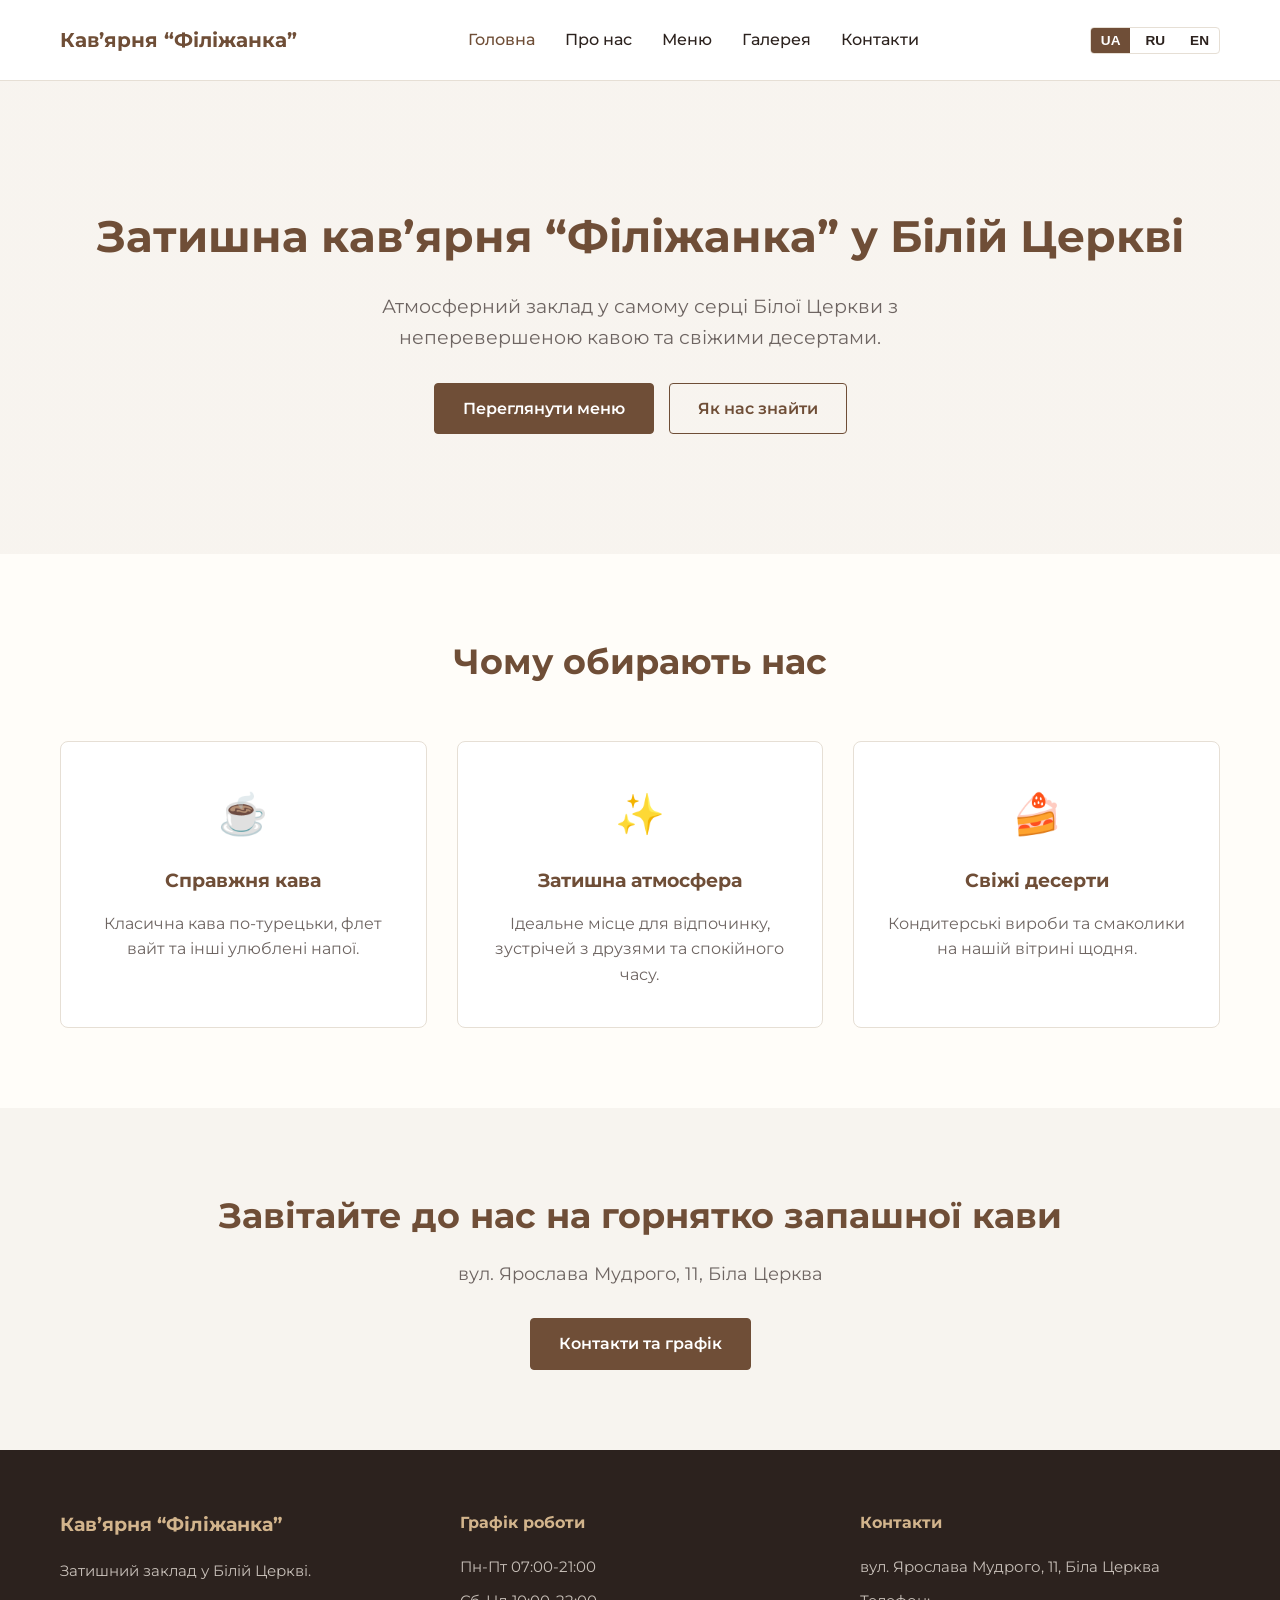
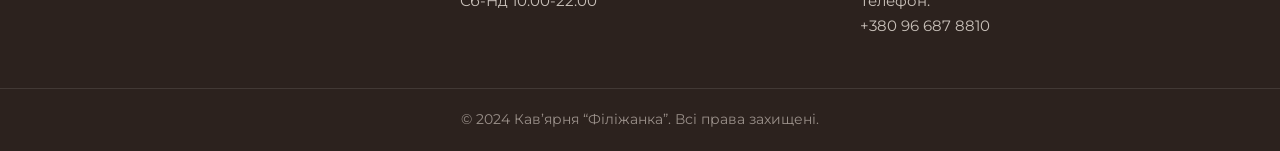
<file: index.html>
<!DOCTYPE html>
<html lang="uk">
<head>
    <meta charset="UTF-8">
    <meta name="viewport" content="width=device-width, initial-scale=1.0">
    <title>Кав’ярня “Філіжанка” у Білій Церкві</title>
    <link rel="preconnect" href="https://fonts.googleapis.com">
    <link rel="preconnect" href="https://fonts.gstatic.com" crossorigin>
    <link href="https://fonts.googleapis.com/css2?family=Montserrat:wght@400;500;600;700&display=swap" rel="stylesheet">
    <link rel="stylesheet" href="assets/style.css">
</head>
<body>
    <header class="header">
        <div class="container nav-container">
            <a href="index.html" class="logo" data-i18n="brand_name">Кав’ярня “Філіжанка”</a>
            <nav class="nav-menu" id="navMenu">
                <a href="index.html" class="nav-link active" data-i18n="nav_home">Головна</a>
                <a href="about.html" class="nav-link" data-i18n="nav_about">Про нас</a>
                <a href="services.html" class="nav-link" data-i18n="nav_services">Меню</a>
                <a href="gallery.html" class="nav-link" data-i18n="nav_gallery">Галерея</a>
                <a href="contacts.html" class="nav-link" data-i18n="nav_contacts">Контакти</a>
            </nav>
            <div class="header-actions">
                <div class="lang-switcher">
                    <button class="lang-btn active" data-lang="uk">UA</button>
                    <button class="lang-btn" data-lang="ru">RU</button>
                    <button class="lang-btn" data-lang="en">EN</button>
                </div>
                <button class="burger-btn" id="burgerBtn" aria-label="Menu">
                    <span></span>
                    <span></span>
                    <span></span>
                </button>
            </div>
        </div>
    </header>

    <main>
        <section class="hero">
            <div class="container hero-content">
                <h1 data-i18n="hero_title">Затишна кав’ярня “Філіжанка” у Білій Церкві</h1>
                <p data-i18n="hero_subtitle">Атмосферний заклад у самому серці Білої Церкви з неперевершеною кавою та свіжими десертами.</p>
                <div class="hero-buttons">
                    <a href="services.html" class="btn btn-primary" data-i18n="btn_menu">Переглянути меню</a>
                    <a href="contacts.html" class="btn btn-secondary" data-i18n="btn_contacts">Як нас знайти</a>
                </div>
            </div>
        </section>

        <section class="features section-padding">
            <div class="container">
                <div class="section-header text-center">
                    <h2 data-i18n="features_title">Чому обирають нас</h2>
                </div>
                <div class="features-grid">
                    <div class="feature-card">
                        <div class="feature-icon">☕</div>
                        <h3 data-i18n="feat_1_title">Справжня кава</h3>
                        <p data-i18n="feat_1_desc">Класична кава по-турецьки, флет вайт та інші улюблені напої.</p>
                    </div>
                    <div class="feature-card">
                        <div class="feature-icon">✨</div>
                        <h3 data-i18n="feat_2_title">Затишна атмосфера</h3>
                        <p data-i18n="feat_2_desc">Ідеальне місце для відпочинку, зустрічей з друзями та спокійного часу.</p>
                    </div>
                    <div class="feature-card">
                        <div class="feature-icon">🍰</div>
                        <h3 data-i18n="feat_3_title">Свіжі десерти</h3>
                        <p data-i18n="feat_3_desc">Кондитерські вироби та смаколики на нашій вітрині щодня.</p>
                    </div>
                </div>
            </div>
        </section>

        <section class="cta section-padding bg-light">
            <div class="container text-center">
                <h2 data-i18n="cta_title">Завітайте до нас на горнятко запашної кави</h2>
                <p data-i18n="cta_desc">вул. Ярослава Мудрого, 11, Біла Церква</p>
                <a href="contacts.html" class="btn btn-primary" data-i18n="cta_btn">Контакти та графік</a>
            </div>
        </section>
    </main>

    <footer class="footer">
        <div class="container footer-container">
            <div class="footer-col">
                <h3 data-i18n="brand_name">Кав’ярня “Філіжанка”</h3>
                <p data-i18n="footer_desc">Затишний заклад у Білій Церкві.</p>
            </div>
            <div class="footer-col">
                <h4 data-i18n="footer_hours_title">Графік роботи</h4>
                <p>Пн-Пт 07:00-21:00</p>
                <p>Сб-Нд 10:00-22:00</p>
            </div>
            <div class="footer-col">
                <h4 data-i18n="footer_contacts_title">Контакти</h4>
                <p>вул. Ярослава Мудрого, 11, Біла Церква</p>
                <p>Телефон: <a href="tel:+380966878810">+380 96 687 8810</a></p>
            </div>
        </div>
        <div class="footer-bottom text-center">
            <p>&copy; 2024 Кав’ярня “Філіжанка”. <span data-i18n="all_rights">Всі права захищені.</span></p>
        </div>
    </footer>

    <script src="assets/script.js"></script>
</body>
</html>
</file>
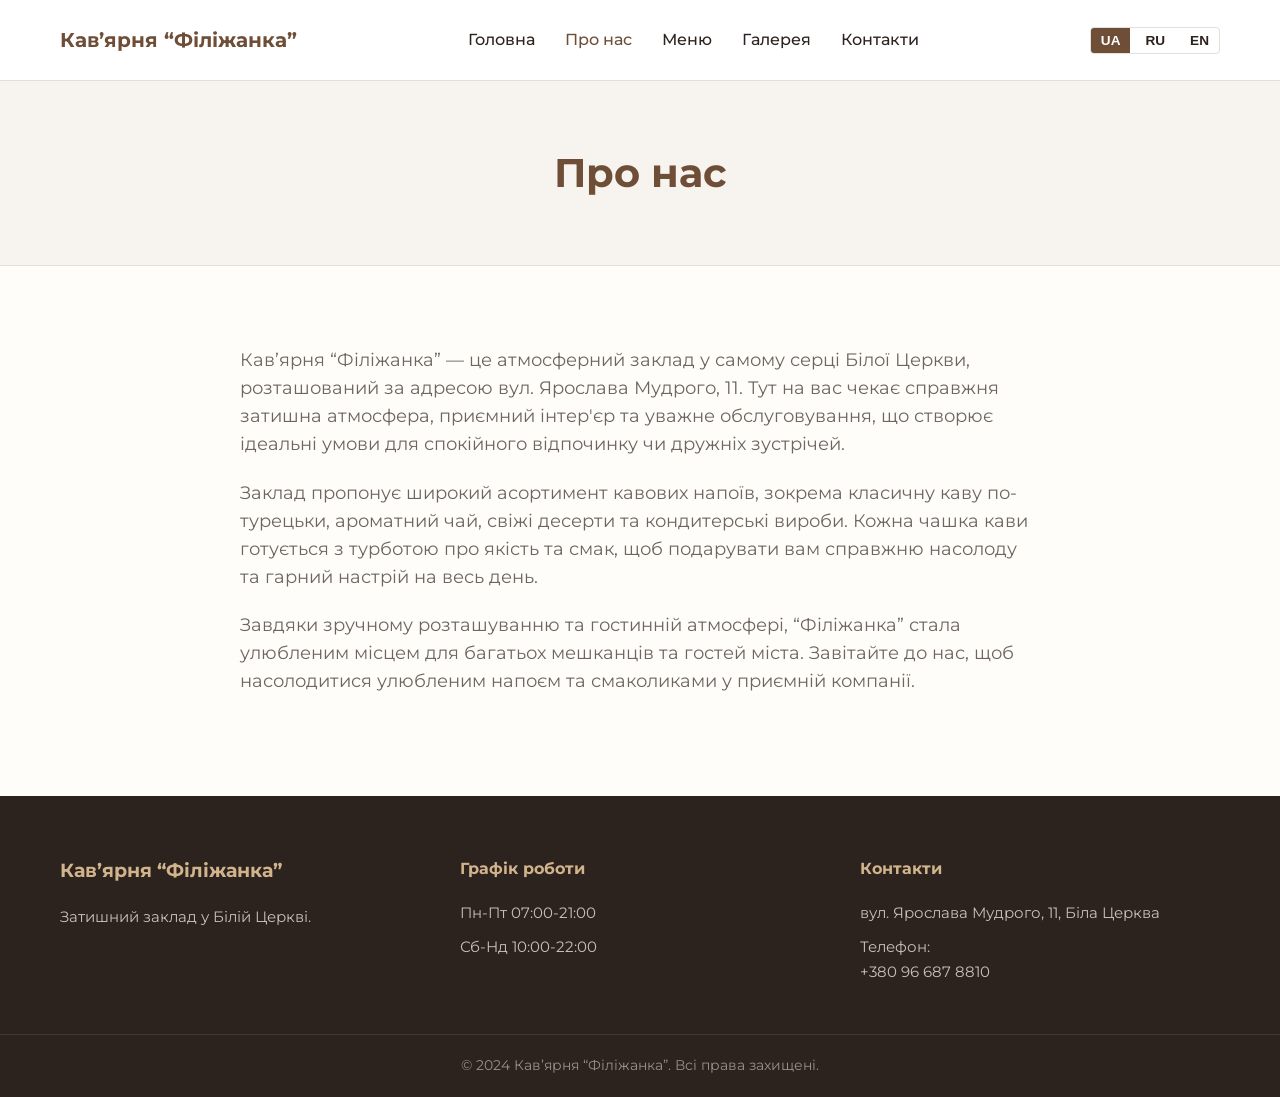
<file: about.html>
<!DOCTYPE html>
<html lang="uk">
<head>
    <meta charset="UTF-8">
    <meta name="viewport" content="width=device-width, initial-scale=1.0">
    <title>Про нас — Кав’ярня “Філіжанка”</title>
    <link rel="preconnect" href="https://fonts.googleapis.com">
    <link rel="preconnect" href="https://fonts.gstatic.com" crossorigin>
    <link href="https://fonts.googleapis.com/css2?family=Montserrat:wght@400;500;600;700&display=swap" rel="stylesheet">
    <link rel="stylesheet" href="assets/style.css">
</head>
<body>
    <header class="header">
        <div class="container nav-container">
            <a href="index.html" class="logo" data-i18n="brand_name">Кав’ярня “Філіжанка”</a>
            <nav class="nav-menu" id="navMenu">
                <a href="index.html" class="nav-link" data-i18n="nav_home">Головна</a>
                <a href="about.html" class="nav-link active" data-i18n="nav_about">Про нас</a>
                <a href="services.html" class="nav-link" data-i18n="nav_services">Меню</a>
                <a href="gallery.html" class="nav-link" data-i18n="nav_gallery">Галерея</a>
                <a href="contacts.html" class="nav-link" data-i18n="nav_contacts">Контакти</a>
            </nav>
            <div class="header-actions">
                <div class="lang-switcher">
                    <button class="lang-btn active" data-lang="uk">UA</button>
                    <button class="lang-btn" data-lang="ru">RU</button>
                    <button class="lang-btn" data-lang="en">EN</button>
                </div>
                <button class="burger-btn" id="burgerBtn" aria-label="Menu">
                    <span></span>
                    <span></span>
                    <span></span>
                </button>
            </div>
        </div>
    </header>

    <main>
        <section class="page-header">
            <div class="container">
                <h1 data-i18n="nav_about">Про нас</h1>
            </div>
        </section>

        <section class="about-section section-padding">
            <div class="container">
                <div class="about-content">
                    <p data-i18n="about_p1">Кав’ярня “Філіжанка” — це атмосферний заклад у самому серці Білої Церкви, розташований за адресою вул. Ярослава Мудрого, 11. Тут на вас чекає справжня затишна атмосфера, приємний інтер'єр та уважне обслуговування, що створює ідеальні умови для спокійного відпочинку чи дружніх зустрічей.</p>
                    <p data-i18n="about_p2">Заклад пропонує широкий асортимент кавових напоїв, зокрема класичну каву по-турецьки, ароматний чай, свіжі десерти та кондитерські вироби. Кожна чашка кави готується з турботою про якість та смак, щоб подарувати вам справжню насолоду та гарний настрій на весь день.</p>
                    <p data-i18n="about_p3">Завдяки зручному розташуванню та гостинній атмосфері, “Філіжанка” стала улюбленим місцем для багатьох мешканців та гостей міста. Завітайте до нас, щоб насолодитися улюбленим напоєм та смаколиками у приємній компанії.</p>
                </div>
            </div>
        </section>
    </main>

    <footer class="footer">
        <div class="container footer-container">
            <div class="footer-col">
                <h3 data-i18n="brand_name">Кав’ярня “Філіжанка”</h3>
                <p data-i18n="footer_desc">Затишний заклад у Білій Церкві.</p>
            </div>
            <div class="footer-col">
                <h4 data-i18n="footer_hours_title">Графік роботи</h4>
                <p>Пн-Пт 07:00-21:00</p>
                <p>Сб-Нд 10:00-22:00</p>
            </div>
            <div class="footer-col">
                <h4 data-i18n="footer_contacts_title">Контакти</h4>
                <p>вул. Ярослава Мудрого, 11, Біла Церква</p>
                <p>Телефон: <a href="tel:+380966878810">+380 96 687 8810</a></p>
            </div>
        </div>
        <div class="footer-bottom text-center">
            <p>&copy; 2024 Кав’ярня “Філіжанка”. <span data-i18n="all_rights">Всі права захищені.</span></p>
        </div>
    </footer>

    <script src="assets/script.js"></script>
</body>
</html>
</file>
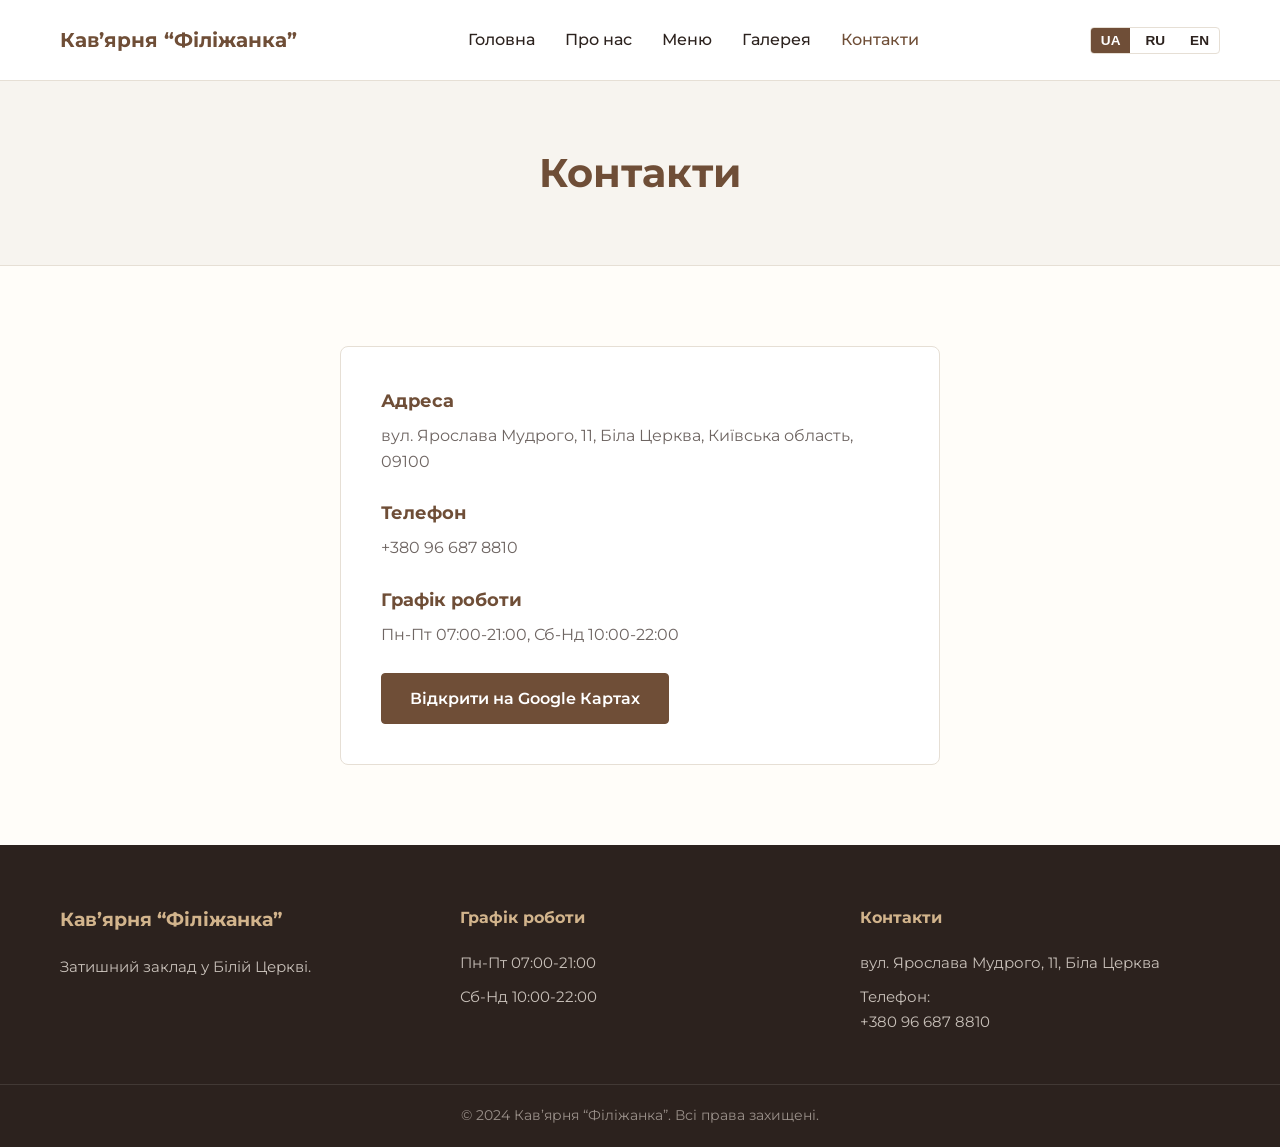
<file: contacts.html>
<!DOCTYPE html>
<html lang="uk">
<head>
    <meta charset="UTF-8">
    <meta name="viewport" content="width=device-width, initial-scale=1.0">
    <title>Контакти — Кав’ярня “Філіжанка”</title>
    <link rel="preconnect" href="https://fonts.googleapis.com">
    <link rel="preconnect" href="https://fonts.gstatic.com" crossorigin>
    <link href="https://fonts.googleapis.com/css2?family=Montserrat:wght@400;500;600;700&display=swap" rel="stylesheet">
    <link rel="stylesheet" href="assets/style.css">
</head>
<body>
    <header class="header">
        <div class="container nav-container">
            <a href="index.html" class="logo" data-i18n="brand_name">Кав’ярня “Філіжанка”</a>
            <nav class="nav-menu" id="navMenu">
                <a href="index.html" class="nav-link" data-i18n="nav_home">Головна</a>
                <a href="about.html" class="nav-link" data-i18n="nav_about">Про нас</a>
                <a href="services.html" class="nav-link" data-i18n="nav_services">Меню</a>
                <a href="gallery.html" class="nav-link" data-i18n="nav_gallery">Галерея</a>
                <a href="contacts.html" class="nav-link active" data-i18n="nav_contacts">Контакти</a>
            </nav>
            <div class="header-actions">
                <div class="lang-switcher">
                    <button class="lang-btn active" data-lang="uk">UA</button>
                    <button class="lang-btn" data-lang="ru">RU</button>
                    <button class="lang-btn" data-lang="en">EN</button>
                </div>
                <button class="burger-btn" id="burgerBtn" aria-label="Menu">
                    <span></span>
                    <span></span>
                    <span></span>
                </button>
            </div>
        </div>
    </header>

    <main>
        <section class="page-header">
            <div class="container">
                <h1 data-i18n="nav_contacts">Контакти</h1>
            </div>
        </section>

        <section class="contacts-section section-padding">
            <div class="container">
                <div class="contacts-grid">
                    <div class="contact-info">
                        <div class="contact-item">
                            <h3 data-i18n="contact_address_title">Адреса</h3>
                            <p>вул. Ярослава Мудрого, 11, Біла Церква, Київська область, 09100</p>
                        </div>
                        <div class="contact-item">
                            <h3 data-i18n="contact_phone_title">Телефон</h3>
                            <p><a href="tel:+380966878810">+380 96 687 8810</a></p>
                        </div>
                        <div class="contact-item">
                            <h3 data-i18n="contact_hours_title">Графік роботи</h3>
                            <p data-i18n="hours_val">Пн-Пт 07:00-21:00, Сб-Нд 10:00-22:00</p>
                        </div>
                        <div class="contact-item">
                            <a href="https://www.google.com/maps/search/?api=1&query=вул.+Ярослава+Мудрого,+11,+Біла+Церква" target="_blank" rel="noopener" class="btn btn-primary" data-i18n="map_btn">Відкрити на Google Картах</a>
                        </div>
                    </div>
                </div>
            </div>
        </section>
    </main>

    <footer class="footer">
        <div class="container footer-container">
            <div class="footer-col">
                <h3 data-i18n="brand_name">Кав’ярня “Філіжанка”</h3>
                <p data-i18n="footer_desc">Затишний заклад у Білій Церкві.</p>
            </div>
            <div class="footer-col">
                <h4 data-i18n="footer_hours_title">Графік роботи</h4>
                <p>Пн-Пт 07:00-21:00</p>
                <p>Сб-Нд 10:00-22:00</p>
            </div>
            <div class="footer-col">
                <h4 data-i18n="footer_contacts_title">Контакти</h4>
                <p>вул. Ярослава Мудрого, 11, Біла Церква</p>
                <p>Телефон: <a href="tel:+380966878810">+380 96 687 8810</a></p>
            </div>
        </div>
        <div class="footer-bottom text-center">
            <p>&copy; 2024 Кав’ярня “Філіжанка”. <span data-i18n="all_rights">Всі права захищені.</span></p>
        </div>
    </footer>

    <script src="assets/script.js"></script>
</body>
</html>
</file>
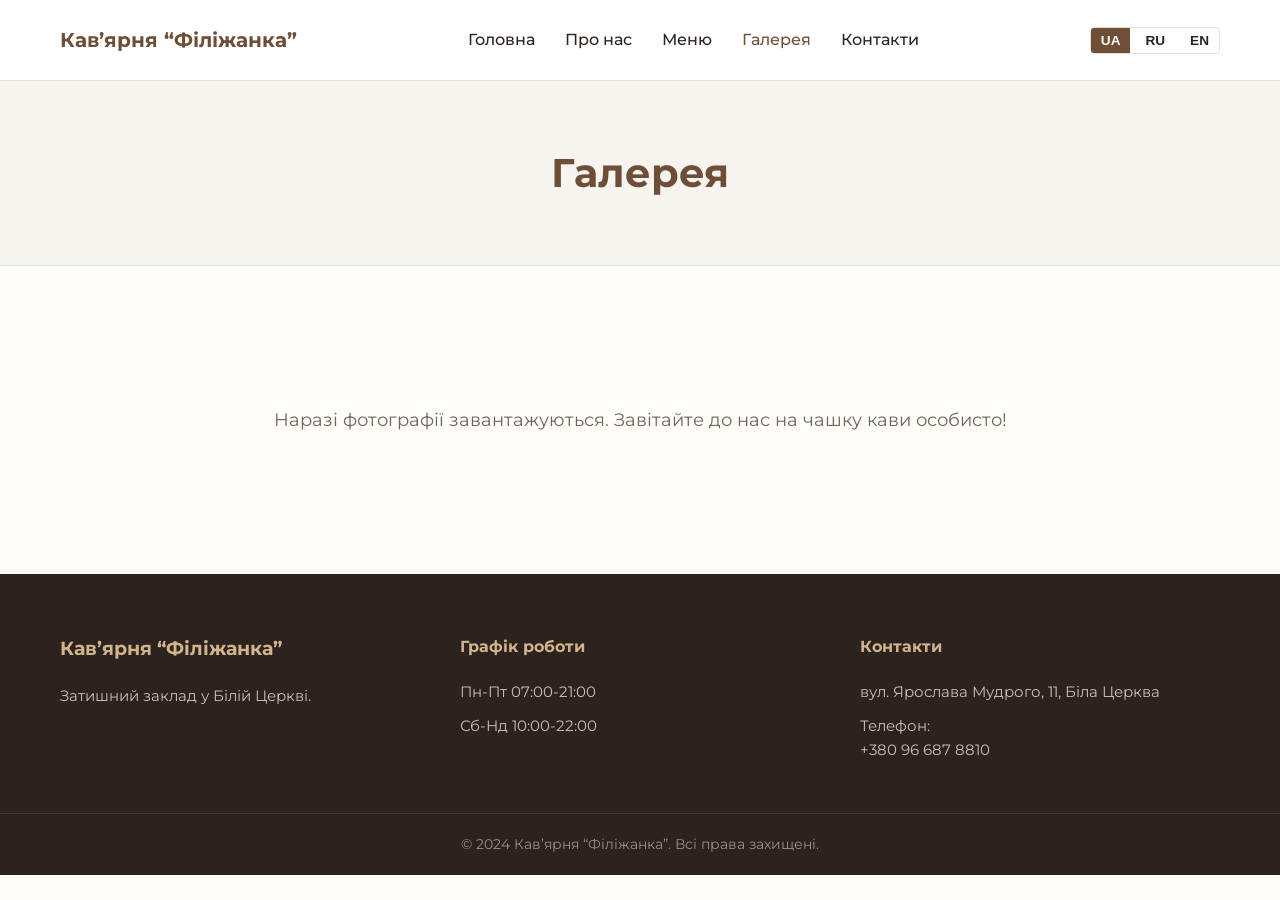
<file: gallery.html>
<!DOCTYPE html>
<html lang="uk">
<head>
    <meta charset="UTF-8">
    <meta name="viewport" content="width=device-width, initial-scale=1.0">
    <title>Галерея — Кав’ярня “Філіжанка”</title>
    <link rel="preconnect" href="https://fonts.googleapis.com">
    <link rel="preconnect" href="https://fonts.gstatic.com" crossorigin>
    <link href="https://fonts.googleapis.com/css2?family=Montserrat:wght@400;500;600;700&display=swap" rel="stylesheet">
    <link rel="stylesheet" href="assets/style.css">
</head>
<body>
    <header class="header">
        <div class="container nav-container">
            <a href="index.html" class="logo" data-i18n="brand_name">Кав’ярня “Філіжанка”</a>
            <nav class="nav-menu" id="navMenu">
                <a href="index.html" class="nav-link" data-i18n="nav_home">Головна</a>
                <a href="about.html" class="nav-link" data-i18n="nav_about">Про нас</a>
                <a href="services.html" class="nav-link" data-i18n="nav_services">Меню</a>
                <a href="gallery.html" class="nav-link active" data-i18n="nav_gallery">Галерея</a>
                <a href="contacts.html" class="nav-link" data-i18n="nav_contacts">Контакти</a>
            </nav>
            <div class="header-actions">
                <div class="lang-switcher">
                    <button class="lang-btn active" data-lang="uk">UA</button>
                    <button class="lang-btn" data-lang="ru">RU</button>
                    <button class="lang-btn" data-lang="en">EN</button>
                </div>
                <button class="burger-btn" id="burgerBtn" aria-label="Menu">
                    <span></span>
                    <span></span>
                    <span></span>
                </button>
            </div>
        </div>
    </header>

    <main>
        <section class="page-header">
            <div class="container">
                <h1 data-i18n="nav_gallery">Фотогалерея</h1>
            </div>
        </section>

        <section class="gallery-section section-padding">
            <div class="container">
                <div class="gallery-empty text-center">
                    <p data-i18n="gallery_empty">Наразі фотографії завантажуються. Завітайте до нас на чашку кави особисто!</p>
                </div>
            </div>
        </section>
    </main>

    <footer class="footer">
        <div class="container footer-container">
            <div class="footer-col">
                <h3 data-i18n="brand_name">Кав’ярня “Філіжанка”</h3>
                <p data-i18n="footer_desc">Затишний заклад у Білій Церкві.</p>
            </div>
            <div class="footer-col">
                <h4 data-i18n="footer_hours_title">Графік роботи</h4>
                <p>Пн-Пт 07:00-21:00</p>
                <p>Сб-Нд 10:00-22:00</p>
            </div>
            <div class="footer-col">
                <h4 data-i18n="footer_contacts_title">Контакти</h4>
                <p>вул. Ярослава Мудрого, 11, Біла Церква</p>
                <p>Телефон: <a href="tel:+380966878810">+380 96 687 8810</a></p>
            </div>
        </div>
        <div class="footer-bottom text-center">
            <p>&copy; 2024 Кав’ярня “Філіжанка”. <span data-i18n="all_rights">Всі права захищені.</span></p>
        </div>
    </footer>

    <script src="assets/script.js"></script>
</body>
</html>
</file>
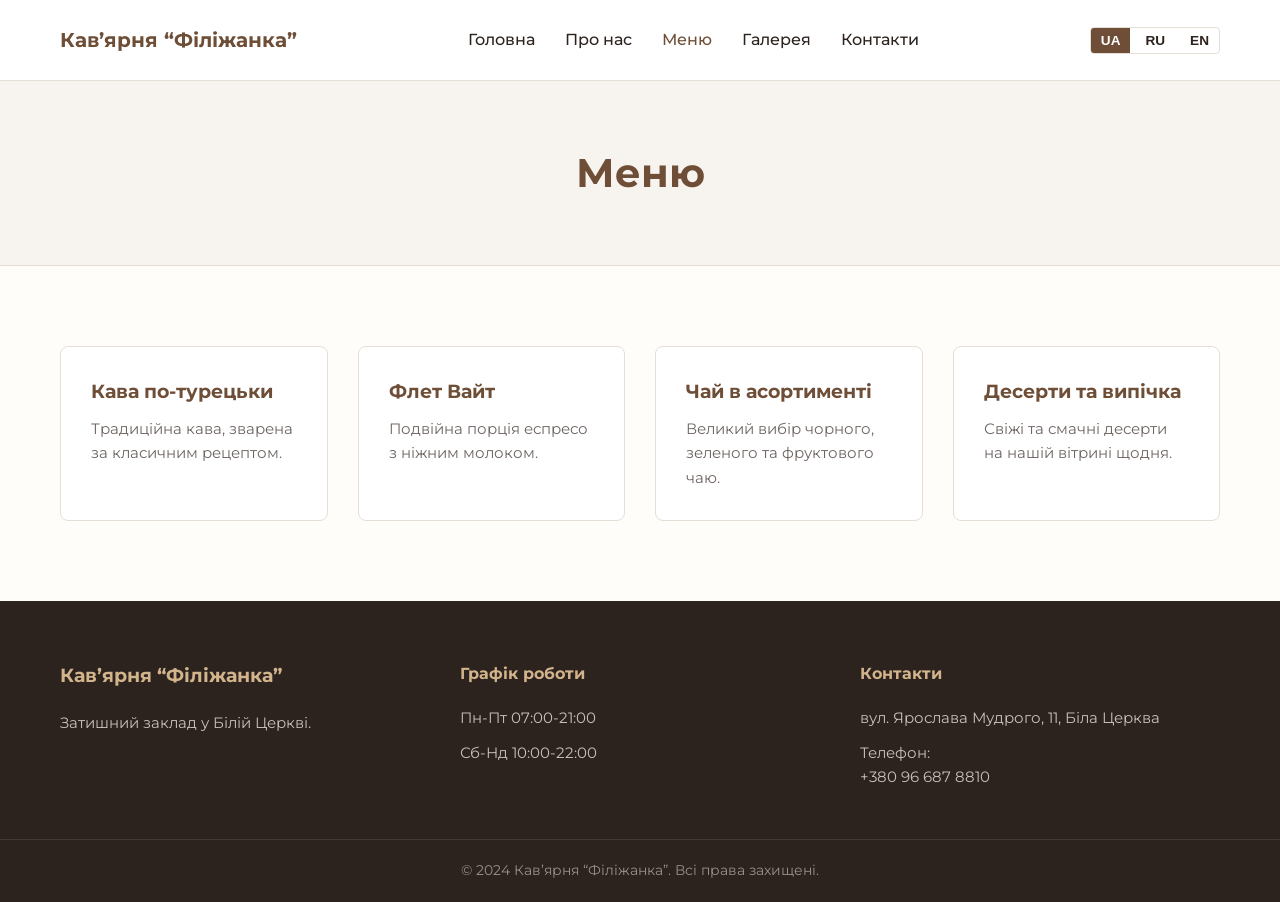
<file: services.html>
<!DOCTYPE html>
<html lang="uk">
<head>
    <meta charset="UTF-8">
    <meta name="viewport" content="width=device-width, initial-scale=1.0">
    <title>Меню — Кав’ярня “Філіжанка”</title>
    <link rel="preconnect" href="https://fonts.googleapis.com">
    <link rel="preconnect" href="https://fonts.gstatic.com" crossorigin>
    <link href="https://fonts.googleapis.com/css2?family=Montserrat:wght@400;500;600;700&display=swap" rel="stylesheet">
    <link rel="stylesheet" href="assets/style.css">
</head>
<body>
    <header class="header">
        <div class="container nav-container">
            <a href="index.html" class="logo" data-i18n="brand_name">Кав’ярня “Філіжанка”</a>
            <nav class="nav-menu" id="navMenu">
                <a href="index.html" class="nav-link" data-i18n="nav_home">Головна</a>
                <a href="about.html" class="nav-link" data-i18n="nav_about">Про нас</a>
                <a href="services.html" class="nav-link active" data-i18n="nav_services">Меню</a>
                <a href="gallery.html" class="nav-link" data-i18n="nav_gallery">Галерея</a>
                <a href="contacts.html" class="nav-link" data-i18n="nav_contacts">Контакти</a>
            </nav>
            <div class="header-actions">
                <div class="lang-switcher">
                    <button class="lang-btn active" data-lang="uk">UA</button>
                    <button class="lang-btn" data-lang="ru">RU</button>
                    <button class="lang-btn" data-lang="en">EN</button>
                </div>
                <button class="burger-btn" id="burgerBtn" aria-label="Menu">
                    <span></span>
                    <span></span>
                    <span></span>
                </button>
            </div>
        </div>
    </header>

    <main>
        <section class="page-header">
            <div class="container">
                <h1 data-i18n="nav_services">Меню та асортимент</h1>
            </div>
        </section>

        <section class="menu-section section-padding">
            <div class="container">
                <div class="menu-grid">
                    <div class="menu-card">
                        <h3 data-i18n="menu_1_name">Кава по-турецьки</h3>
                        <p data-i18n="menu_1_desc">Традиційна кава, зварена за класичним рецептом.</p>
                    </div>
                    <div class="menu-card">
                        <h3 data-i18n="menu_2_name">Флет Вайт</h3>
                        <p data-i18n="menu_2_desc">Подвійна порція еспресо з ніжним молоком.</p>
                    </div>
                    <div class="menu-card">
                        <h3 data-i18n="menu_3_name">Чай в асортименті</h3>
                        <p data-i18n="menu_3_desc">Великий вибір чорного, зеленого та фруктового чаю.</p>
                    </div>
                    <div class="menu-card">
                        <h3 data-i18n="menu_4_name">Десерти та випічка</h3>
                        <p data-i18n="menu_4_desc">Свіжі та смачні десерти на нашій вітрині щодня.</p>
                    </div>
                </div>
            </div>
        </section>
    </main>

    <footer class="footer">
        <div class="container footer-container">
            <div class="footer-col">
                <h3 data-i18n="brand_name">Кав’ярня “Філіжанка”</h3>
                <p data-i18n="footer_desc">Затишний заклад у Білій Церкві.</p>
            </div>
            <div class="footer-col">
                <h4 data-i18n="footer_hours_title">Графік роботи</h4>
                <p>Пн-Пт 07:00-21:00</p>
                <p>Сб-Нд 10:00-22:00</p>
            </div>
            <div class="footer-col">
                <h4 data-i18n="footer_contacts_title">Контакти</h4>
                <p>вул. Ярослава Мудрого, 11, Біла Церква</p>
                <p>Телефон: <a href="tel:+380966878810">+380 96 687 8810</a></p>
            </div>
        </div>
        <div class="footer-bottom text-center">
            <p>&copy; 2024 Кав’ярня “Філіжанка”. <span data-i18n="all_rights">Всі права захищені.</span></p>
        </div>
    </footer>

    <script src="assets/script.js"></script>
</body>
</html>
</file>
<file: assets/style.css>
:root {
    --primary-color: #6F4E37;
    --secondary-color: #D2B48C;
    --bg-color: #FFFDF9;
    --text-color: #2C221E;
    --text-light: #6E6562;
    --white: #FFFFFF;
    --light-gray: #F7F4EF;
    --border-color: #E6DFD5;
    --transition: all 0.3s ease;
}

* {
    box-sizing: border-box;
    margin: 0;
    padding: 0;
}

body {
    font-family: 'Montserrat', sans-serif;
    background-color: var(--bg-color);
    color: var(--text-color);
    line-height: 1.6;
}

img {
    max-width: 100%;
    height: auto;
    object-fit: contain;
}

a {
    text-decoration: none;
    color: inherit;
    transition: var(--transition);
}

ul {
    list-style: none;
}

.container {
    max-width: 1200px;
    margin: 0 auto;
    padding: 0 20px;
}

.section-padding {
    padding: 80px 0;
}

.text-center {
    text-align: center;
}

.bg-light {
    background-color: var(--light-gray);
}

/* Header & Nav */
.header {
    background-color: var(--white);
    border-bottom: 1px solid var(--border-color);
    position: sticky;
    top: 0;
    z-index: 1000;
}

.nav-container {
    display: flex;
    align-items: center;
    justify-content: space-between;
    height: 80px;
}

.logo {
    font-weight: 700;
    font-size: 1.25rem;
    color: var(--primary-color);
}

.nav-menu {
    display: flex;
    gap: 30px;
}

.nav-link {
    font-weight: 500;
    color: var(--text-color);
    position: pointer;
}

.nav-link:hover,
.nav-link.active {
    color: var(--primary-color);
}

.header-actions {
    display: flex;
    align-items: center;
    gap: 20px;
}

.lang-switcher {
    display: flex;
    gap: 5px;
    border: 1px solid var(--border-color);
    border-radius: 4px;
    overflow: hidden;
}

.lang-btn {
    background: none;
    border: none;
    padding: 5px 10px;
    font-size: 0.85rem;
    font-weight: 600;
    cursor: pointer;
    color: var(--text-color);
}

.lang-btn.active {
    background-color: var(--primary-color);
    color: var(--white);
}

.burger-btn {
    display: none;
    background: none;
    border: none;
    cursor: pointer;
    flex-direction: column;
    gap: 6px;
}

.burger-btn span {
    display: block;
    width: 25px;
    height: 2px;
    background-color: var(--text-color);
    transition: var(--transition);
}

/* Hero Section */
.hero {
    padding: 120px 0;
    background: linear-gradient(rgba(111, 78, 55, 0.05), rgba(111, 78, 55, 0.05));
    text-align: center;
}

.hero-content h1 {
    font-size: 2.75rem;
    margin-bottom: 20px;
    color: var(--primary-color);
}

.hero-content p {
    font-size: 1.2rem;
    color: var(--text-light);
    max-width: 700px;
    margin: 0 auto 30px;
}

.hero-buttons {
    display: flex;
    gap: 15px;
    justify-content: center;
}

/* Buttons */
.btn {
    display: inline-block;
    padding: 12px 28px;
    border-radius: 4px;
    font-weight: 600;
    transition: var(--transition);
    cursor: pointer;
}

.btn-primary {
    background-color: var(--primary-color);
    color: var(--white);
    border: 1px solid var(--primary-color);
}

.btn-primary:hover {
    background-color: #553b2a;
}

.btn-secondary {
    background-color: transparent;
    color: var(--primary-color);
    border: 1px solid var(--primary-color);
}

.btn-secondary:hover {
    background-color: var(--primary-color);
    color: var(--white);
}

/* Features */
.section-header h2 {
    font-size: 2.2rem;
    color: var(--primary-color);
    margin-bottom: 50px;
}

.features-grid {
    display: grid;
    grid-template-columns: repeat(auto-fit, minmax(300px, 1fr));
    gap: 30px;
}

.feature-card {
    background: var(--white);
    padding: 40px 30px;
    border-radius: 8px;
    border: 1px solid var(--border-color);
    text-align: center;
}

.feature-icon {
    font-size: 2.5rem;
    margin-bottom: 20px;
}

.feature-card h3 {
    margin-bottom: 15px;
    color: var(--primary-color);
}

.feature-card p {
    color: var(--text-light);
}

/* CTA */
.cta h2 {
    font-size: 2.2rem;
    color: var(--primary-color);
    margin-bottom: 15px;
}

.cta p {
    font-size: 1.1rem;
    color: var(--text-light);
    margin-bottom: 30px;
}

/* Page Header */
.page-header {
    background-color: var(--light-gray);
    padding: 60px 0;
    text-align: center;
    border-bottom: 1px solid var(--border-color);
}

.page-header h1 {
    font-size: 2.5rem;
    color: var(--primary-color);
}

/* About Page */
.about-content {
    max-width: 800px;
    margin: 0 auto;
    font-size: 1.1rem;
    color: var(--text-light);
}

.about-content p {
    margin-bottom: 20px;
}

/* Menu / Services */
.menu-grid {
    display: grid;
    grid-template-columns: repeat(auto-fit, minmax(250px, 1fr));
    gap: 30px;
}

.menu-card {
    background: var(--white);
    padding: 30px;
    border-radius: 8px;
    border: 1px solid var(--border-color);
}

.menu-card h3 {
    color: var(--primary-color);
    margin-bottom: 10px;
}

.menu-card p {
    color: var(--text-light);
    font-size: 0.95rem;
}

/* Gallery */
.gallery-empty {
    padding: 60px 0;
    color: var(--text-light);
    font-size: 1.1rem;
}

/* Contacts */
.contacts-grid {
    max-width: 600px;
    margin: 0 auto;
    background: var(--white);
    padding: 40px;
    border-radius: 8px;
    border: 1px solid var(--border-color);
}

.contact-item {
    margin-bottom: 25px;
}

.contact-item:last-child {
    margin-bottom: 0;
}

.contact-item h3 {
    color: var(--primary-color);
    margin-bottom: 8px;
    font-size: 1.1rem;
}

.contact-item p {
    color: var(--text-light);
}

.contact-item a:hover {
    color: var(--primary-color);
    text-decoration: underline;
}

/* Footer */
.footer {
    background-color: #2C221E;
    color: var(--white);
    padding: 60px 0 20px;
}

.footer-container {
    display: grid;
    grid-template-columns: repeat(auto-fit, minmax(250px, 1fr));
    gap: 40px;
    margin-bottom: 40px;
}

.footer-col h3,
.footer-col h4 {
    color: var(--secondary-color);
    margin-bottom: 20px;
}

.footer-col p,
.footer-col a {
    color: #C8C0B9;
    font-size: 0.95rem;
    margin-bottom: 10px;
    display: block;
}

.footer-col a:hover {
    color: var(--white);
}

.footer-bottom {
    border-top: 1px solid rgba(255, 255, 255, 0.1);
    padding-top: 20px;
    color: #9A908A;
    font-size: 0.85rem;
}

/* Responsive */
@media (max-width: 768px) {
    .nav-menu {
        display: none;
        position: absolute;
        top: 80px;
        left: 0;
        width: 100%;
        background-color: var(--white);
        flex-direction: column;
        padding: 20px;
        border-bottom: 1px solid var(--border-color);
        box-shadow: 0 10px 20px rgba(0,0,0,0.05);
        text-align: center;
    }

    .nav-menu.active {
        display: flex;
    }

    .burger-btn {
        display: flex;
    }

    .hero-content h1 {
        font-size: 2rem;
    }

    .hero-buttons {
        flex-direction: column;
    }
}
</file>
